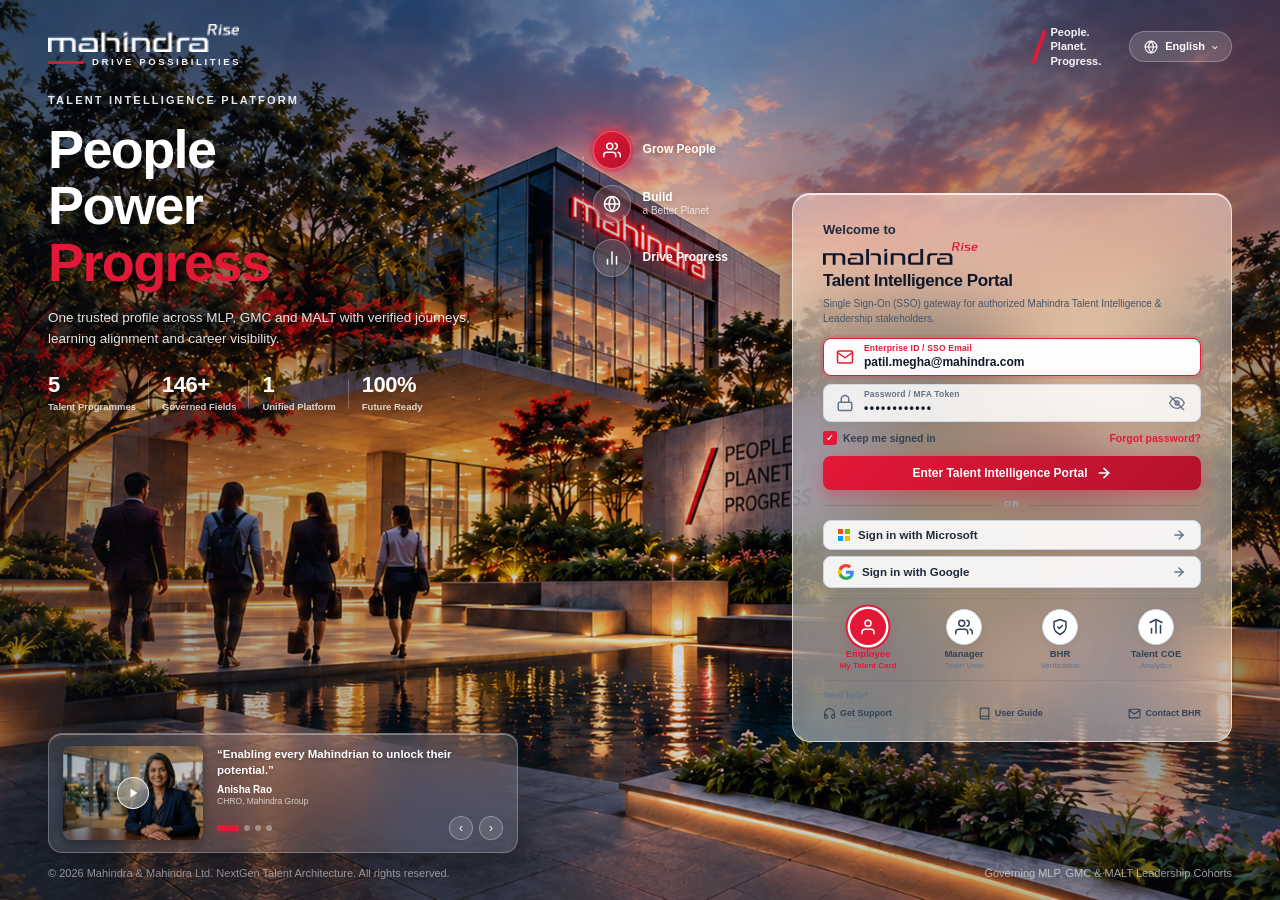
<file: index.html>
<!DOCTYPE html>
<html lang="en">

<head>
  <meta charset="UTF-8">
  <meta name="viewport" content="width=device-width, initial-scale=1.0">
  <title>Mahindra Rise • Talent Intelligence Portal</title>
  <link rel="stylesheet" href="https://fontsstorage.blob.core.windows.net/html/css/georama.css">
  <link rel="preconnect" href="https://fonts.googleapis.com">
  <link rel="preconnect" href="https://fonts.gstatic.com" crossorigin>
  <link href="https://fonts.googleapis.com/css2?family=Plus+Jakarta+Sans:wght@400;500;600;700;800&display=swap"
    rel="stylesheet">
  <link rel="stylesheet" href="css/variables.css">
  <link rel="stylesheet" href="css/global.css">
  <style>
    * {
      box-sizing: border-box;
      margin: 0;
      padding: 0;
      font-family: 'Georama-Regular', 'Georama_SemiExpanded-Regular', -apple-system, BlinkMacSystemFont, sans-serif;
    }

    body {
      min-height: 100vh;
      background: #0d1522;
      color: #ffffff;
      overflow-x: hidden;
      position: relative;
    }

    /* Fullscreen Background & Atmosphere */
    .login-page-bg {
      position: fixed;
      inset: 0;
      background:
        linear-gradient(to right, rgba(10, 15, 25, 0.45) 0%, rgba(10, 15, 25, 0.15) 50%, rgba(10, 15, 25, 0.35) 100%),
        url('images/login_bg.png') center center / cover no-repeat;
      z-index: 1;
    }

    .login-container {
      position: relative;
      z-index: 10;
      min-height: 100vh;
      display: flex;
      flex-direction: column;
      justify-content: space-between;
      padding: 24px 48px 18px;
      max-width: 1720px;
      margin: 0 auto;
    }

    /* Top Navigation Header */
    .login-top-header {
      display: flex;
      align-items: center;
      justify-content: space-between;
      width: 100%;
    }

    .brand-logo-area {
      display: flex;
      flex-direction: column;
      gap: 3px;
    }

    .brand-logo-row {
      display: flex;
      align-items: baseline;
      gap: 8px;
    }

    .brand-logo-img {
      height: 28px;
      width: auto;
      display: block;
    }

    .brand-tagline {
      font-size: 9.5px;
      font-weight: 800;
      letter-spacing: 2.6px;
      color: #ffffff;
      text-transform: uppercase;
      opacity: 0.95;
      display: flex;
      align-items: center;
      gap: 8px;
    }

    .brand-tagline::before {
      content: '';
      display: inline-block;
      width: 36px;
      height: 2.5px;
      background: #e31837;
      transform: skewX(-25deg);
    }

    .header-right-group {
      display: flex;
      align-items: center;
      gap: 28px;
    }

    .motto-banner {
      display: flex;
      align-items: center;
      gap: 10px;
      font-size: 11px;
      font-weight: 700;
      line-height: 1.35;
      color: rgba(255, 255, 255, 0.95);
      text-align: left;
    }

    .motto-slash {
      width: 3.5px;
      height: 34px;
      background: #e31837;
      border-radius: 2px;
      transform: skewX(-20deg);
    }

    .top-lang-dropdown {
      background: rgba(255, 255, 255, 0.15);
      backdrop-filter: blur(15px);
      -webkit-backdrop-filter: blur(15px);
      border: 1px solid rgba(255, 255, 255, 0.25);
      border-radius: 20px;
      padding: 6px 14px;
      font-size: 11px;
      font-weight: 600;
      color: #ffffff;
      display: flex;
      align-items: center;
      gap: 7px;
      cursor: pointer;
      transition: all 0.2s ease;
    }

    .top-lang-dropdown:hover {
      background: rgba(255, 255, 255, 0.25);
      border-color: rgba(255, 255, 255, 0.4);
    }

    /* Main Grid: Left Hero vs Right Floating Card */
    .login-main-grid {
      display: grid;
      grid-template-columns: 1fr 440px;
      gap: 48px;
      align-items: center;
      margin: 12px 0;
      flex: 1;
    }

    /* Left Hero Content */
    .hero-content {
      display: flex;
      flex-direction: column;
      justify-content: space-between;
      align-self: stretch;
      min-height: 560px;
      padding: 10px 0 0;
      position: relative;
    }

    .hero-top-block {
      position: relative;
      max-width: 680px;
    }

    .hero-eyebrow {
      font-size: 11px;
      font-weight: 800;
      letter-spacing: 2.2px;
      text-transform: uppercase;
      color: rgba(255, 255, 255, 0.9);
      margin-bottom: 12px;
      display: flex;
      align-items: center;
      gap: 8px;
    }

    .hero-heading-row {
      display: flex;
      align-items: flex-start;
      justify-content: space-between;
      position: relative;
    }

    .hero-title {
      font-size: 54px;
      line-height: 1.05;
      font-weight: 800;
      letter-spacing: -1.6px;
      color: #ffffff;
      margin-bottom: 16px;
      text-shadow: 0 4px 28px rgba(0, 0, 0, 0.5);
    }

    .hero-title .highlight-red {
      color: #e31837;
      display: block;
    }

    /* Floating Connected Journey Badges */
    .connected-journey-nodes {
      display: flex;
      flex-direction: column;
      gap: 16px;
      position: relative;
      padding-left: 28px;
      margin-top: 10px;
    }

    .journey-connector-svg {
      position: absolute;
      left: 6px;
      top: 18px;
      bottom: 22px;
      width: 24px;
      height: calc(100% - 40px);
      pointer-events: none;
    }

    .journey-node-item {
      display: flex;
      align-items: center;
      gap: 12px;
      position: relative;
      z-index: 2;
    }

    .journey-node-circle {
      width: 38px;
      height: 38px;
      border-radius: 50%;
      background: rgba(255, 255, 255, 0.1);
      backdrop-filter: blur(12px);
      border: 1px solid rgba(255, 255, 255, 0.3);
      display: grid;
      place-items: center;
      color: #ffffff;
      box-shadow: 0 4px 14px rgba(0, 0, 0, 0.25);
      transition: all 0.25s ease;
      flex-shrink: 0;
    }

    .journey-node-circle.active-node {
      background: linear-gradient(135deg, #e31837 0%, #b3122c 100%);
      border-color: #ff4d6d;
      box-shadow: 0 0 0 3px rgba(227, 24, 55, 0.3), 0 0 20px rgba(227, 24, 55, 0.6);
    }

    .journey-node-circle:hover {
      transform: scale(1.08);
    }

    .journey-node-text {
      font-size: 12px;
      font-weight: 700;
      color: #ffffff;
      line-height: 1.25;
      text-shadow: 0 2px 8px rgba(0, 0, 0, 0.4);
      white-space: nowrap;
    }

    .journey-node-text span {
      display: block;
      font-size: 10px;
      font-weight: 500;
      color: rgba(255, 255, 255, 0.75);
    }

    .hero-description {
      font-size: 13.5px;
      line-height: 1.6;
      color: rgba(255, 255, 255, 0.88);
      max-width: 440px;
      margin-top: 4px;
      margin-bottom: 24px;
      text-shadow: 0 2px 10px rgba(0, 0, 0, 0.35);
    }

    /* Bottom Stats Metrics Strip */
    .hero-metrics-strip {
      display: flex;
      align-items: center;
      gap: 26px;
      margin-bottom: 24px;
    }

    .metric-item {
      display: flex;
      flex-direction: column;
      position: relative;
    }

    .metric-item:not(:last-child)::after {
      content: '';
      position: absolute;
      right: -13px;
      top: 15%;
      height: 70%;
      width: 1px;
      background: rgba(255, 255, 255, 0.25);
    }

    .metric-value {
      font-size: 22px;
      font-weight: 800;
      color: #ffffff;
      line-height: 1;
      letter-spacing: -0.5px;
    }

    .metric-label {
      font-size: 9.5px;
      color: rgba(255, 255, 255, 0.78);
      font-weight: 600;
      margin-top: 4px;
    }

    /* ==========================================================================
       HERO CAROUSEL SLIDER (MATCHING REFERENCE IMAGE)
       ========================================================================== */
    .hero-carousel-card {
      max-width: 470px;
      background: rgba(255, 255, 255, 0.12);
      backdrop-filter: blur(28px) saturate(160%);
      -webkit-backdrop-filter: blur(28px) saturate(160%);
      border: 1px solid rgba(255, 255, 255, 0.25);
      border-radius: 14px;
      padding: 12px 14px;
      box-shadow: 0 16px 40px rgba(0, 0, 0, 0.3), inset 0 1px 0 rgba(255, 255, 255, 0.35);
      display: grid;
      grid-template-columns: 140px 1fr;
      gap: 14px;
      align-items: center;
      position: relative;
      overflow: hidden;
      transition: all 0.3s ease;
    }

    .hero-carousel-card:hover {
      background: rgba(255, 255, 255, 0.16);
      border-color: rgba(255, 255, 255, 0.35);
      box-shadow: 0 20px 50px rgba(0, 0, 0, 0.4), inset 0 1px 0 rgba(255, 255, 255, 0.5);
    }

    .carousel-thumb-container {
      position: relative;
      width: 140px;
      height: 94px;
      border-radius: 8px;
      overflow: hidden;
      box-shadow: 0 4px 12px rgba(0, 0, 0, 0.35);
      flex-shrink: 0;
      cursor: pointer;
    }

    .carousel-thumb-img {
      width: 100%;
      height: 100%;
      object-fit: cover;
      display: block;
      transition: transform 0.4s ease;
    }

    .carousel-thumb-container:hover .carousel-thumb-img {
      transform: scale(1.06);
    }

    .carousel-play-overlay {
      position: absolute;
      inset: 0;
      background: rgba(0, 0, 0, 0.2);
      display: grid;
      place-items: center;
      transition: background 0.2s ease;
    }

    .carousel-thumb-container:hover .carousel-play-overlay {
      background: rgba(0, 0, 0, 0.05);
    }

    .carousel-play-btn {
      width: 32px;
      height: 32px;
      border-radius: 50%;
      background: rgba(255, 255, 255, 0.35);
      backdrop-filter: blur(10px);
      -webkit-backdrop-filter: blur(10px);
      border: 1.5px solid rgba(255, 255, 255, 0.85);
      color: #ffffff;
      display: grid;
      place-items: center;
      padding-left: 2px;
      box-shadow: 0 4px 12px rgba(0, 0, 0, 0.3);
      transition: transform 0.2s ease, background 0.2s ease;
    }

    .carousel-thumb-container:hover .carousel-play-btn {
      transform: scale(1.12);
      background: #e31837;
      border-color: #e31837;
    }

    .carousel-text-area {
      display: flex;
      flex-direction: column;
      justify-content: space-between;
      min-height: 94px;
    }

    .carousel-slide-content {
      opacity: 1;
      transform: translateX(0);
      transition: opacity 0.3s cubic-bezier(0.4, 0, 0.2, 1), transform 0.3s cubic-bezier(0.4, 0, 0.2, 1);
    }

    .carousel-slide-content.slide-next-out {
      opacity: 0;
      transform: translateX(-14px);
    }

    .carousel-slide-content.slide-prev-out {
      opacity: 0;
      transform: translateX(14px);
    }

    .carousel-slide-content.slide-in-right {
      animation: slideInFromRight 0.35s cubic-bezier(0.4, 0, 0.2, 1) forwards;
    }

    .carousel-slide-content.slide-in-left {
      animation: slideInFromLeft 0.35s cubic-bezier(0.4, 0, 0.2, 1) forwards;
    }

    @keyframes slideInFromRight {
      from {
        opacity: 0;
        transform: translateX(14px);
      }
      to {
        opacity: 1;
        transform: translateX(0);
      }
    }

    @keyframes slideInFromLeft {
      from {
        opacity: 0;
        transform: translateX(-14px);
      }
      to {
        opacity: 1;
        transform: translateX(0);
      }
    }

    .carousel-quote {
      font-size: 11.5px;
      font-weight: 600;
      line-height: 1.4;
      color: #ffffff;
      margin-bottom: 6px;
      text-shadow: 0 1px 4px rgba(0, 0, 0, 0.3);
    }

    .carousel-author {
      font-size: 10px;
      font-weight: 700;
      color: #ffffff;
      line-height: 1.2;
    }

    .carousel-author-role {
      font-size: 8.5px;
      color: rgba(255, 255, 255, 0.72);
      line-height: 1.2;
    }

    .carousel-controls-row {
      display: flex;
      align-items: center;
      justify-content: space-between;
      margin-top: 6px;
      padding-top: 4px;
    }

    .carousel-dots {
      display: flex;
      align-items: center;
      gap: 5px;
    }

    .carousel-dot {
      width: 6px;
      height: 6px;
      border-radius: 50%;
      background: rgba(255, 255, 255, 0.35);
      cursor: pointer;
      transition: width 0.3s ease, background 0.3s ease;
      position: relative;
      overflow: hidden;
    }

    .carousel-dot.active {
      width: 22px;
      border-radius: 4px;
      background: rgba(255, 255, 255, 0.25);
      box-shadow: 0 0 8px rgba(227, 24, 55, 0.4);
    }

    .dot-progress-fill {
      position: absolute;
      left: 0;
      top: 0;
      bottom: 0;
      width: 0%;
      background: #e31837;
      border-radius: 4px;
      animation: dotTimerProgress 4.5s linear forwards;
    }

    @keyframes dotTimerProgress {
      0% {
        width: 0%;
      }
      100% {
        width: 100%;
      }
    }

    .hero-carousel-card:hover .dot-progress-fill {
      animation-play-state: paused;
    }

    .carousel-nav-buttons {
      display: flex;
      align-items: center;
      gap: 6px;
    }

    .carousel-nav-btn {
      width: 24px;
      height: 24px;
      border-radius: 50%;
      background: rgba(255, 255, 255, 0.12);
      border: 1px solid rgba(255, 255, 255, 0.3);
      color: #ffffff;
      display: grid;
      place-items: center;
      cursor: pointer;
      font-size: 12px;
      line-height: 1;
      transition: all 0.2s ease;
    }

    .carousel-nav-btn:hover {
      background: rgba(255, 255, 255, 0.3);
      border-color: rgba(255, 255, 255, 0.6);
      transform: scale(1.08);
    }

    /* ==========================================================================
       RIGHT FLOATING GLASSMORPHIC LOGIN CARD
       ========================================================================== */
    .login-glass-card {
      background: rgba(255, 255, 255, 0.44);
      backdrop-filter: blur(35px) saturate(140%);
      -webkit-backdrop-filter: blur(35px) saturate(140%);
      border: 1.5px solid rgba(255, 255, 255, 0.65);
      border-radius: 18px;
      box-shadow: 0 30px 80px rgba(0, 0, 0, 0.3), inset 0 1px 0 rgba(255, 255, 255, 0.8);
      padding: 26px 30px 20px;
      color: #0f172a;
      position: relative;
      overflow: hidden;
      max-width: 440px;
    }

    /* Card Headings */
    .card-welcome {
      font-size: 13px;
      font-weight: 600;
      color: #1e293b;
      margin-bottom: 2px;
    }

    .card-brand-logo-wrap {
      display: flex;
      align-items: center;
      margin: 2px 0 3px;
    }

    .card-brand-logo-svg {
      height: 23px;
      width: auto;
      display: block;
    }

    .card-sub-title {
      font-size: 17px;
      font-weight: 800;
      letter-spacing: -0.4px;
      color: #0f172a;
      margin-top: 1px;
      margin-bottom: 3px;
    }

    .card-desc {
      font-size: 10px;
      line-height: 1.45;
      color: #475569;
      margin-bottom: 12px;
      max-width: 350px;
    }

    /* Outlined Inputs */
    .input-field-box {
      background: rgba(255, 255, 255, 0.85);
      border: 1.5px solid rgba(203, 213, 225, 0.75);
      border-radius: 8px;
      padding: 5px 12px;
      display: flex;
      align-items: center;
      gap: 10px;
      margin-bottom: 8px;
      box-shadow: 0 2px 6px rgba(0, 0, 0, 0.02);
      transition: all 0.2s ease;
    }

    .input-field-box:hover {
      border-color: #94a3b8;
    }

    .input-field-box.active-box,
    .input-field-box:focus-within {
      border-color: #e31837;
      background: rgba(255, 255, 255, 0.98);
      box-shadow: 0 0 0 3px rgba(227, 24, 55, 0.12), 0 3px 10px rgba(227, 24, 55, 0.06);
    }

    .input-icon {
      font-size: 15px;
      display: flex;
      align-items: center;
      justify-content: center;
      flex-shrink: 0;
      color: #64748b;
      transition: color 0.2s ease;
    }

    .input-field-box.active-box .input-icon,
    .input-field-box:focus-within .input-icon {
      color: #e31837;
    }

    .input-inner {
      flex: 1;
      display: flex;
      flex-direction: column;
      justify-content: center;
    }

    .input-label {
      font-size: 8.5px;
      font-weight: 700;
      letter-spacing: 0.2px;
      color: #64748b;
      margin-bottom: 1px;
      line-height: 1.1;
      transition: color 0.2s ease;
    }

    .input-field-box.active-box .input-label,
    .input-field-box:focus-within .input-label {
      color: #e31837;
    }

    .input-control {
      width: 100%;
      border: none;
      background: transparent;
      font-size: 12px;
      font-weight: 600;
      color: #0f172a;
      outline: none;
      padding: 0;
      line-height: 1.3;
    }

    .input-control.password-dots {
      letter-spacing: 1.5px;
      font-size: 12px;
      font-weight: 700;
    }

    .eye-toggle-btn {
      color: #64748b;
      cursor: pointer;
      font-size: 14px;
      background: none;
      border: none;
      padding: 3px;
      display: flex;
      align-items: center;
      justify-content: center;
      transition: color 0.2s;
    }

    .eye-toggle-btn:hover {
      color: #0f172a;
    }

    /* Remember & Forgot Row */
    .auth-helpers-row {
      display: flex;
      align-items: center;
      justify-content: space-between;
      margin-top: 4px;
      margin-bottom: 10px;
      font-size: 10.5px;
    }

    .checkbox-label {
      display: flex;
      align-items: center;
      gap: 6px;
      color: #334155;
      font-weight: 600;
      cursor: pointer;
      user-select: none;
    }

    .checkbox-custom {
      width: 14px;
      height: 14px;
      border-radius: 3px;
      background: #e31837;
      display: grid;
      place-items: center;
      color: #ffffff;
      font-size: 8.5px;
      font-weight: 900;
    }

    .forgot-link {
      color: #e31837;
      font-weight: 700;
      text-decoration: none;
      transition: opacity 0.2s;
    }

    .forgot-link:hover {
      text-decoration: underline;
    }

    /* Primary Submit Button */
    .btn-submit-main {
      width: 100%;
      background: linear-gradient(135deg, #e31837 0%, #b3122c 100%);
      color: #ffffff;
      border: none;
      border-radius: 8px;
      padding: 9px 16px;
      font-size: 12px;
      font-weight: 700;
      display: flex;
      align-items: center;
      justify-content: center;
      gap: 8px;
      box-shadow: 0 6px 18px rgba(227, 24, 55, 0.35);
      cursor: pointer;
      transition: all 0.25s ease;
    }

    .btn-submit-main:hover {
      transform: translateY(-1px);
      box-shadow: 0 10px 24px rgba(227, 24, 55, 0.45);
    }

    /* Divider */
    .auth-divider {
      display: flex;
      align-items: center;
      gap: 10px;
      margin: 8px 0;
      color: #94a3b8;
      font-size: 9px;
      font-weight: 700;
      letter-spacing: 1px;
    }

    .auth-divider::before,
    .auth-divider::after {
      content: '';
      flex: 1;
      height: 1px;
      background: rgba(0, 0, 0, 0.1);
    }

    /* Social SSO Buttons */
    .sso-buttons-grid {
      display: flex;
      flex-direction: column;
      gap: 6px;
    }

    .btn-sso-item {
      width: 100%;
      background: rgba(255, 255, 255, 0.9);
      border: 1px solid #cbd5e1;
      border-radius: 8px;
      padding: 7px 14px;
      font-size: 11.5px;
      font-weight: 700;
      color: #1e293b;
      display: flex;
      align-items: center;
      justify-content: space-between;
      box-shadow: 0 2px 5px rgba(0, 0, 0, 0.03);
      cursor: pointer;
      transition: all 0.2s ease;
    }

    .btn-sso-item:hover {
      background: #ffffff;
      border-color: #94a3b8;
      transform: translateY(-1px);
    }

    .sso-btn-left {
      display: flex;
      align-items: center;
      gap: 8px;
    }

    .ms-logo-grid {
      display: grid;
      grid-template-columns: repeat(2, 5px);
      grid-template-rows: repeat(2, 5px);
      gap: 2px;
    }

    .ms-r { background: #f25022; }
    .ms-g { background: #7fba00; }
    .ms-b { background: #00a4ef; }
    .ms-y { background: #ffb900; }

    /* 4 Role Presets / Fast Switcher */
    .persona-presets-row {
      display: grid;
      grid-template-columns: repeat(4, 1fr);
      gap: 6px;
      margin-top: 10px;
      padding-top: 10px;
      border-top: 1px solid rgba(0, 0, 0, 0.06);
      text-align: center;
    }

    .persona-preset-btn {
      background: none;
      border: none;
      display: flex;
      flex-direction: column;
      align-items: center;
      cursor: pointer;
      transition: transform 0.2s ease;
    }

    .persona-preset-btn:hover {
      transform: translateY(-2px);
    }

    .preset-avatar-circle {
      width: 36px;
      height: 36px;
      border-radius: 50%;
      background: #ffffff;
      border: 1.5px solid #cbd5e1;
      display: grid;
      place-items: center;
      font-size: 14px;
      color: #334155;
      margin-bottom: 3px;
      transition: all 0.22s ease;
      box-shadow: 0 3px 8px rgba(0, 0, 0, 0.05);
    }

    .persona-preset-btn.active .preset-avatar-circle {
      background: #e31837;
      color: #ffffff;
      border-color: #e31837;
      box-shadow: 0 0 0 2.5px #ffffff, 0 0 0 4.5px #e31837, 0 6px 14px rgba(227, 24, 55, 0.35);
    }

    .preset-title {
      font-size: 9.5px;
      font-weight: 700;
      color: #334155;
      line-height: 1.2;
    }

    .persona-preset-btn.active .preset-title {
      color: #e31837;
      font-weight: 800;
    }

    .preset-subtitle {
      font-size: 8px;
      color: #64748b;
      margin-top: 1px;
    }

    .persona-preset-btn.active .preset-subtitle {
      color: #e31837;
      font-weight: 600;
    }

    /* Help & Support Links Footer */
    .card-help-footer {
      margin-top: 10px;
      padding-top: 8px;
      border-top: 1px solid rgba(0, 0, 0, 0.06);
    }

    .help-links-label {
      font-size: 8.5px;
      font-weight: 700;
      color: #64748b;
      margin-bottom: 5px;
    }

    .help-links-row {
      display: flex;
      align-items: center;
      justify-content: space-between;
      gap: 4px;
    }

    .help-link-item {
      font-size: 9px;
      font-weight: 600;
      color: #334155;
      text-decoration: none;
      display: flex;
      align-items: center;
      gap: 4px;
      transition: color 0.2s;
    }

    .help-link-item:hover {
      color: #e31837;
    }

    /* Video Modal */
    .video-modal-backdrop {
      position: fixed;
      inset: 0;
      background: rgba(0, 0, 0, 0.75);
      backdrop-filter: blur(12px);
      z-index: 1000;
      display: none;
      place-items: center;
      padding: 20px;
    }

    .video-modal-backdrop.active {
      display: grid;
    }

    .video-modal-box {
      background: #111827;
      border: 1px solid rgba(255, 255, 255, 0.2);
      border-radius: 16px;
      width: 100%;
      max-width: 680px;
      overflow: hidden;
      box-shadow: 0 25px 50px -12px rgba(0, 0, 0, 0.7);
    }

    .video-modal-header {
      display: flex;
      align-items: center;
      justify-content: space-between;
      padding: 14px 20px;
      border-bottom: 1px solid rgba(255, 255, 255, 0.1);
    }

    .video-modal-title {
      font-size: 14px;
      font-weight: 700;
      color: #ffffff;
    }

    .video-modal-close {
      background: none;
      border: none;
      color: #9ca3af;
      font-size: 20px;
      cursor: pointer;
      line-height: 1;
      padding: 4px;
    }

    .video-modal-close:hover {
      color: #ffffff;
    }

    .video-modal-player {
      position: relative;
      padding-top: 56.25%;
      background: #000000;
    }

    .video-modal-player img {
      position: absolute;
      inset: 0;
      width: 100%;
      height: 100%;
      object-fit: cover;
    }

    .video-mock-overlay {
      position: absolute;
      inset: 0;
      display: flex;
      flex-direction: column;
      justify-content: flex-end;
      padding: 24px;
      background: linear-gradient(to top, rgba(0, 0, 0, 0.85) 0%, transparent 60%);
    }

    /* Responsive */
    @media (max-width: 1180px) {
      .login-main-grid {
        grid-template-columns: 1fr;
        gap: 32px;
      }

      .hero-content {
        max-width: 100%;
      }

      .login-glass-card {
        max-width: 490px;
        margin: 0 auto;
      }
    }

    @media (max-width: 768px) {
      .login-container {
        padding: 20px;
      }

      .hero-title {
        font-size: 38px;
      }

      .hero-heading-row {
        flex-direction: column;
      }

      .connected-journey-nodes {
        padding-left: 0;
        margin-top: 20px;
        flex-direction: row;
        flex-wrap: wrap;
      }

      .journey-connector-svg {
        display: none;
      }

      .hero-carousel-card {
        grid-template-columns: 1fr;
      }

      .carousel-thumb-container {
        width: 100%;
        height: 140px;
      }
    }
  </style>
</head>

<body>

  <div class="login-page-bg"></div>

  <div class="login-container">
    <!-- Top Header -->
    <header class="login-top-header">
      <div class="brand-logo-area">
        <div class="brand-logo-row">
          <img src="images/mahindra-white-logo.png" alt="Mahindra Rise" class="brand-logo-img">
        </div>
        <div class="brand-tagline">DRIVE POSSIBILITIES</div>
      </div>

      <div class="header-right-group">
        <div class="motto-banner">
          <div class="motto-slash"></div>
          <div>
            People.<br>
            Planet.<br>
            Progress.
          </div>
        </div>

        <div class="top-lang-dropdown">
          <svg width="14" height="14" viewBox="0 0 24 24" fill="none" stroke="currentColor" stroke-width="2"
            stroke-linecap="round" stroke-linejoin="round">
            <circle cx="12" cy="12" r="10"></circle>
            <line x1="2" y1="12" x2="22" y2="12"></line>
            <path d="M12 2a15.3 15.3 0 0 1 4 10 15.3 15.3 0 0 1-4 10 15.3 15.3 0 0 1-4-10 15.3 15.3 0 0 1 4-10z"></path>
          </svg>
          <span>English</span>
          <span style="font-size: 9px;">⌵</span>
        </div>
      </div>
    </header>

    <!-- Main Hero & Login Card Grid -->
    <main class="login-main-grid">
      <!-- Left Hero Column -->
      <div class="hero-content">
        <div class="hero-top-block">
          <div class="hero-eyebrow">TALENT INTELLIGENCE PLATFORM</div>

          <div class="hero-heading-row">
            <div>
              <h1 class="hero-title">
                People<br>
                Power<br>
                <span class="highlight-red">Progress</span>
              </h1>

              <p class="hero-description">
                One trusted profile across MLP, GMC and MALT with verified journeys, learning alignment and career visibility.
              </p>
            </div>

            <!-- Connected Journey Badges -->
            <div class="connected-journey-nodes">
              <svg class="journey-connector-svg" viewBox="0 0 24 140" fill="none">
                <path d="M12 10 Q 12 70 12 130" stroke="rgba(255, 255, 255, 0.35)" stroke-width="2" stroke-dasharray="4 4" />
              </svg>

              <!-- Node 1: Grow People -->
              <div class="journey-node-item">
                <div class="journey-node-circle active-node">
                  <svg width="18" height="18" viewBox="0 0 24 24" fill="none" stroke="currentColor" stroke-width="2"
                    stroke-linecap="round" stroke-linejoin="round">
                    <path d="M17 21v-2a4 4 0 0 0-4-4H5a4 4 0 0 0-4 4v2"></path>
                    <circle cx="9" cy="7" r="4"></circle>
                    <path d="M23 21v-2a4 4 0 0 0-3-3.87"></path>
                    <path d="M16 3.13a4 4 0 0 1 0 7.75"></path>
                  </svg>
                </div>
                <div class="journey-node-text">
                  Grow People
                </div>
              </div>

              <!-- Node 2: Build a Better Planet -->
              <div class="journey-node-item">
                <div class="journey-node-circle">
                  <svg width="18" height="18" viewBox="0 0 24 24" fill="none" stroke="currentColor" stroke-width="2"
                    stroke-linecap="round" stroke-linejoin="round">
                    <circle cx="12" cy="12" r="10"></circle>
                    <line x1="2" y1="12" x2="22" y2="12"></line>
                    <path d="M12 2a15.3 15.3 0 0 1 4 10 15.3 15.3 0 0 1-4 10 15.3 15.3 0 0 1-4-10 15.3 15.3 0 0 1 4-10z"></path>
                  </svg>
                </div>
                <div class="journey-node-text">
                  Build <span>a Better Planet</span>
                </div>
              </div>

              <!-- Node 3: Drive Progress -->
              <div class="journey-node-item">
                <div class="journey-node-circle">
                  <svg width="18" height="18" viewBox="0 0 24 24" fill="none" stroke="currentColor" stroke-width="2"
                    stroke-linecap="round" stroke-linejoin="round">
                    <line x1="18" y1="20" x2="18" y2="10"></line>
                    <line x1="12" y1="20" x2="12" y2="4"></line>
                    <line x1="6" y1="20" x2="6" y2="14"></line>
                  </svg>
                </div>
                <div class="journey-node-text">
                  Drive Progress
                </div>
              </div>
            </div>
          </div>

          <!-- Bottom Stats Metrics Strip -->
          <div class="hero-metrics-strip">
            <div class="metric-item">
              <div class="metric-value">5</div>
              <div class="metric-label">Talent Programmes</div>
            </div>

            <div class="metric-item">
              <div class="metric-value">146+</div>
              <div class="metric-label">Governed Fields</div>
            </div>

            <div class="metric-item">
              <div class="metric-value">1</div>
              <div class="metric-label">Unified Platform</div>
            </div>

            <div class="metric-item">
              <div class="metric-value">100%</div>
              <div class="metric-label">Future Ready</div>
            </div>
          </div>
        </div>

        <!-- ==========================================================================
             BOTTOM-LEFT LEADERSHIP VIDEO & QUOTE CAROUSEL SLIDER
             ========================================================================== -->
        <div class="hero-carousel-card" id="heroCarouselCard" onmouseenter="pauseCarousel()" onmouseleave="resumeCarousel()">
          <!-- Left Video Thumbnail with glowing Play Button -->
          <div class="carousel-thumb-container" onclick="openVideoSpotlight()">
            <img id="carouselThumbImg" src="images/leader-anisha.jpg" alt="Executive Story" class="carousel-thumb-img">
            <div class="carousel-play-overlay">
              <div class="carousel-play-btn">
                <svg width="12" height="12" viewBox="0 0 24 24" fill="currentColor">
                  <polygon points="5 3 19 12 5 21 5 3"></polygon>
                </svg>
              </div>
            </div>
          </div>

          <!-- Right Quote Text & Controls -->
          <div class="carousel-text-area">
            <div class="carousel-slide-content" id="carouselSlideContent">
              <div class="carousel-quote" id="carouselQuote">
                “Enabling every Mahindrian to unlock their potential.”
              </div>
              <div class="carousel-author" id="carouselAuthor">Anisha Rao</div>
              <div class="carousel-author-role" id="carouselAuthorRole">CHRO, Mahindra Group</div>
            </div>

            <!-- Bottom Carousel Controls -->
            <div class="carousel-controls-row">
              <div class="carousel-dots" id="carouselDots">
                <div class="carousel-dot active" onclick="goToSlide(0)"></div>
                <div class="carousel-dot" onclick="goToSlide(1)"></div>
                <div class="carousel-dot" onclick="goToSlide(2)"></div>
                <div class="carousel-dot" onclick="goToSlide(3)"></div>
              </div>

              <div class="carousel-nav-buttons">
                <button type="button" class="carousel-nav-btn" onclick="prevSlide()" title="Previous slide">‹</button>
                <button type="button" class="carousel-nav-btn" onclick="nextSlide()" title="Next slide">›</button>
              </div>
            </div>
          </div>
        </div>
      </div>

      <!-- Right Floating Glassmorphic Login Card -->
      <div class="login-glass-card">
        <div class="card-welcome">Welcome to</div>
        <div class="card-brand-logo-wrap">
          <svg width="168" height="25" viewBox="0 0 642 94" fill="none" class="card-brand-logo-svg" xmlns="http://www.w3.org/2000/svg">
            <path fill-rule="evenodd" clip-rule="evenodd" d="M485.91 45.45H522.51C530.82 45.45 537.61 52 537.61 60V93.33H482.88C477.82 93.33 473.68 89.34 473.68 84.47V72.89C473.68 68.36 477.53 64.65 482.23 64.65H512.59L509.37 71.39H487.04C486.05 71.39 484.98 72.12 484.98 73.17V82.28C484.98 83.32 486.05 84.06 487.04 84.06H525.78V62.21C525.78 57.97 522.01 54.74 517.81 54.74H481.47L485.9 45.46L485.91 45.45ZM266.81 35.01V27.92H254.99V41.74L266.81 35.01ZM254.98 48.48L266.8 41.75V93.34H254.98V48.48ZM326.4 45.45C334.7 45.45 341.5 52 341.5 60V93.33H329.68V62.2C329.68 57.96 325.91 54.73 321.71 54.73H293.31V93.33H281.49V45.47C296.43 45.47 311.41 45.45 326.4 45.45ZM477.69 45.45H448.03C439.73 45.45 432.93 52 432.93 60V93.33H444.75V62.2C444.75 57.96 448.52 54.73 452.72 54.73H473.21L477.69 45.45ZM80.75 93.33H92.58V60C92.58 52 85.78 45.45 77.48 45.45H0V93.33H11.82V56.51C11.82 55.46 12.89 54.73 13.89 54.73H38.31C39.3 54.73 40.37 55.46 40.37 56.51V93.33H52.2V56.51C52.2 55.46 53.27 54.73 54.26 54.73H72.78C76.97 54.73 80.75 57.96 80.75 62.2V93.33ZM179.31 28.04V93.34H191.13V28.04H179.31ZM228.49 93.33H240.31V60.01C240.31 52.01 233.51 45.46 225.21 45.46H200.1L195.63 54.74H220.52C224.71 54.74 228.49 57.97 228.49 62.21V93.34V93.33ZM416 28.04V93.34H362.63C357.57 93.34 353.44 89.35 353.44 84.48V60.02C353.44 52.02 360.23 45.47 368.54 45.47H398.95L394.47 54.75H373.23C369.04 54.75 365.26 57.98 365.26 62.22V82.29C365.26 83.33 366.33 84.07 367.32 84.07H404.18V28.04H416ZM115.23 45.45H151.83C160.14 45.45 166.93 52 166.93 60V93.33H112.2C107.14 93.33 103 89.34 103 84.47V72.89C103 68.36 106.85 64.65 111.55 64.65H141.91L138.69 71.39H116.36C115.37 71.39 114.3 72.12 114.3 73.17V82.28C114.3 83.32 115.37 84.06 116.36 84.06H155.1V62.21C155.1 57.97 151.32 54.74 147.13 54.74H110.79L115.22 45.46L115.23 45.45Z" fill="#0f172a"/>
            <path fill-rule="evenodd" clip-rule="evenodd" d="M617.88 22.23L617.92 21.93C618.18 20.33 618.51 18.82 618.97 17.45C619.44 16.07 620.05 14.83 620.88 13.79C621.74 12.72 622.81 11.87 624.18 11.28C625.54 10.7 627.19 10.38 629.2 10.38H633.41L634.28 10.42L635.16 10.53C636.04 10.67 636.89 10.93 637.66 11.28C638.42 11.63 639.11 12.09 639.7 12.63C640.32 13.21 640.83 13.9 641.17 14.68C641.49 15.42 641.67 16.25 641.67 17.14L641.64 17.71L641.57 18.3C641.34 19.73 641.02 20.89 640.58 21.82C640.13 22.77 639.57 23.5 638.86 24.03C638.16 24.56 637.33 24.91 636.36 25.12C635.4 25.32 634.31 25.4 633.06 25.4H623.48C623.34 26.4 623.25 27.29 623.27 28.04C623.29 28.83 623.42 29.49 623.72 29.99C624.02 30.48 624.54 30.87 625.34 31.12C626.18 31.39 627.34 31.53 628.88 31.53H639.28L636.58 36.01H625.84C622.4 36.01 620.27 35.1 618.99 33.63C617.71 32.16 617.3 30.15 617.3 27.93C617.3 27.01 617.38 26.06 617.49 25.1C617.59 24.16 617.74 23.18 617.87 22.22M576.55 12.99L583.37 9.11L579.31 35.87H572.81L573.39 32.08C574.35 25.83 575.31 19.55 576.2 13.35L576.22 13.18L576.55 12.99ZM578.46 2.71H584.33L583.81 6.15L576.65 10.23L577.78 2.72H578.45L578.46 2.71ZM611.62 11.93L609.64 15.21H599.99L599 15.23L597.99 15.33C597.69 15.38 597.4 15.45 597.17 15.53C596.94 15.61 596.74 15.72 596.59 15.84C596.46 15.95 596.33 16.11 596.23 16.29C596.12 16.49 596.02 16.72 595.96 16.95C595.9 17.19 595.86 17.45 595.86 17.68C595.86 17.9 595.88 18.11 595.94 18.29C596.01 18.51 596.15 18.71 596.31 18.87C596.49 19.04 596.72 19.19 596.98 19.32C597.28 19.46 597.62 19.59 597.97 19.69L606.86 21.82C607.91 22.07 608.85 22.44 609.64 22.92C610.43 23.4 611.1 24 611.59 24.7C612.08 25.39 612.42 26.19 612.58 27.08C612.73 27.93 612.72 28.88 612.54 29.9C612.32 31.09 611.94 32.08 611.43 32.88C610.91 33.69 610.25 34.32 609.48 34.79C608.73 35.24 607.87 35.56 606.93 35.75C606 35.94 604.98 36.02 603.92 36.02H586.61L589.28 31.58H600.44C601.17 31.58 601.89 31.58 602.53 31.52C603.16 31.47 603.75 31.36 604.24 31.17C604.68 31 605.07 30.73 605.37 30.34C605.68 29.94 605.92 29.4 606.05 28.68C606.13 28.21 606.08 27.81 605.93 27.49C605.78 27.16 605.51 26.89 605.2 26.67C604.83 26.41 604.37 26.2 603.9 26.03C603.42 25.86 602.9 25.72 602.42 25.61L594.67 23.8C593.7 23.58 592.83 23.24 592.1 22.8C591.37 22.36 590.75 21.82 590.29 21.17C589.84 20.54 589.52 19.81 589.37 18.99C589.23 18.21 589.23 17.34 589.4 16.4C589.6 15.3 589.95 14.39 590.41 13.65C590.88 12.9 591.49 12.31 592.2 11.87C592.89 11.44 593.68 11.16 594.54 10.98C595.4 10.8 596.33 10.73 597.31 10.73H612.33L611.61 11.92L611.62 11.93ZM558.54 35.48L551.13 20.94H543.98L541.78 35.88H535.26L536.18 29.9C537.69 20.02 539.21 10.13 540.64 0.319998L540.68 0.00999832H558.63L559.63 0.0499983L560.62 0.159998C561.79 0.339998 562.84 0.679998 563.74 1.15C564.68 1.64 565.47 2.29 566.1 3.06C566.72 3.81 567.2 4.69 567.51 5.65C567.82 6.61 567.99 7.67 567.99 8.8L567.95 9.75L567.83 10.77C567.56 12.57 567.05 14.03 566.36 15.21C565.67 16.4 564.78 17.32 563.75 18.02C562.82 18.65 561.78 19.12 560.67 19.46C559.73 19.75 558.72 19.96 557.68 20.11L566.13 35.87L558.75 35.91L558.54 35.48ZM556.13 4.78H546.35L544.62 16.55H552.24C553.4 16.55 554.53 16.47 555.57 16.28C556.61 16.09 557.57 15.77 558.4 15.32C559.2 14.88 559.9 14.28 560.44 13.5C560.98 12.72 561.37 11.74 561.55 10.54C561.71 9.46 561.72 8.55 561.57 7.8C561.43 7.08 561.14 6.51 560.71 6.08C560.28 5.64 559.68 5.32 558.93 5.11C558.16 4.89 557.22 4.79 556.13 4.79V4.78ZM631.45 14.89H629.19C627.15 14.91 626.02 15.63 625.35 16.78C624.68 17.92 624.41 19.51 624.14 21.26H631.94C632.38 21.26 632.8 21.21 633.17 21.09C633.5 20.99 633.81 20.82 634.07 20.6C634.36 20.36 634.61 20.02 634.81 19.6C635.01 19.18 635.16 18.67 635.26 18.07C635.38 17.33 635.37 16.76 635.25 16.33C635.14 15.93 634.94 15.65 634.66 15.46C634.33 15.23 633.89 15.09 633.37 15.01C632.81 14.92 632.16 14.88 631.46 14.88L631.45 14.89Z" fill="#E31837"/>
          </svg>
        </div>
        <div class="card-sub-title">Talent Intelligence Portal</div>

        <p class="card-desc">
          Single Sign-On (SSO) gateway for authorized Mahindra Talent Intelligence &amp; Leadership stakeholders.
        </p>

        <form id="loginForm" onsubmit="event.preventDefault(); executeLogin();">
          <!-- Input 1: Enterprise ID / SSO Email -->
          <div class="input-field-box active-box" id="emailBox">
            <div class="input-icon">
              <svg width="18" height="18" viewBox="0 0 24 24" fill="none" stroke="currentColor" stroke-width="2"
                stroke-linecap="round" stroke-linejoin="round">
                <path d="M4 4h16c1.1 0 2 .9 2 2v12c0 1.1-.9 2-2 2H4c-1.1 0-2-.9-2-2V6c0-1.1.9-2 2-2z"></path>
                <polyline points="22,6 12,13 2,6"></polyline>
              </svg>
            </div>
            <div class="input-inner">
              <label class="input-label" for="loginEmail">Enterprise ID / SSO Email</label>
              <input type="email" id="loginEmail" class="input-control" value="patil.megha@mahindra.com" required
                onfocus="document.getElementById('emailBox').classList.add('active-box')"
                onblur="document.getElementById('emailBox').classList.remove('active-box')">
            </div>
          </div>

          <!-- Input 2: Password / MFA Token -->
          <div class="input-field-box" id="pwdBox">
            <div class="input-icon">
              <svg width="18" height="18" viewBox="0 0 24 24" fill="none" stroke="currentColor" stroke-width="2"
                stroke-linecap="round" stroke-linejoin="round">
                <rect x="3" y="11" width="18" height="11" rx="2" ry="2"></rect>
                <path d="M7 11V7a5 5 0 0 1 10 0v4"></path>
              </svg>
            </div>
            <div class="input-inner">
              <label class="input-label" for="loginPassword">Password / MFA Token</label>
              <input type="password" id="loginPassword" class="input-control password-dots" value="••••••••••••"
                required onfocus="document.getElementById('pwdBox').classList.add('active-box')"
                onblur="document.getElementById('pwdBox').classList.remove('active-box')">
            </div>
            <button type="button" class="eye-toggle-btn" onclick="togglePasswordVisibility()" title="Toggle visibility">
              <svg width="16" height="16" viewBox="0 0 24 24" fill="none" stroke="currentColor" stroke-width="2"
                stroke-linecap="round" stroke-linejoin="round">
                <path d="M1 12s4-8 11-8 11 8 11 8-4 8-11 8-11-8-11-8z"></path>
                <circle cx="12" cy="12" r="3"></circle>
                <line x1="2" y1="2" x2="22" y2="22"></line>
              </svg>
            </button>
          </div>

          <!-- Keep Signed In & Forgot Password -->
          <div class="auth-helpers-row">
            <label class="checkbox-label">
              <span class="checkbox-custom">✓</span>
              <span>Keep me signed in</span>
            </label>
            <a href="#" class="forgot-link"
              onclick="alert('Password reset link sent to your registered Enterprise ID.')">Forgot password?</a>
          </div>

          <!-- Submit Button -->
          <button type="submit" class="btn-submit-main">
            <span>Enter Talent Intelligence Portal</span>
            <svg width="16" height="16" viewBox="0 0 24 24" fill="none" stroke="#ffffff" stroke-width="2.5"
              stroke-linecap="round" stroke-linejoin="round">
              <line x1="5" y1="12" x2="19" y2="12"></line>
              <polyline points="12 5 19 12 12 19"></polyline>
            </svg>
          </button>
        </form>

        <!-- OR Divider -->
        <div class="auth-divider">OR</div>

        <!-- Social SSO Buttons -->
        <div class="sso-buttons-grid">
          <!-- Microsoft SSO -->
          <button type="button" class="btn-sso-item" onclick="executeLogin()">
            <div class="sso-btn-left">
              <div class="ms-logo-grid">
                <div class="ms-r"></div>
                <div class="ms-g"></div>
                <div class="ms-b"></div>
                <div class="ms-y"></div>
              </div>
              <span>Sign in with Microsoft</span>
            </div>
            <svg width="14" height="14" viewBox="0 0 24 24" fill="none" stroke="#64748b" stroke-width="2.5"
              stroke-linecap="round" stroke-linejoin="round">
              <line x1="5" y1="12" x2="19" y2="12"></line>
              <polyline points="12 5 19 12 12 19"></polyline>
            </svg>
          </button>

          <!-- Google SSO -->
          <button type="button" class="btn-sso-item" onclick="executeLogin()">
            <div class="sso-btn-left">
              <svg width="16" height="16" viewBox="0 0 24 24">
                <path fill="#4285F4" d="M23.745 12.27c0-.7-.06-1.4-.19-2.07H12v4.51h6.6c-.29 1.52-1.14 2.82-2.4 3.68v3.05h3.88c2.27-2.09 3.665-5.17 3.665-9.17z"/>
                <path fill="#34A853" d="M12 24c3.24 0 5.95-1.08 7.93-2.91l-3.88-3.05c-1.08.72-2.45 1.16-4.05 1.16-3.12 0-5.77-2.1-6.72-4.93H1.25v3.15C3.26 21.36 7.36 24 12 24z"/>
                <path fill="#FBBC05" d="M5.28 14.27c-.25-.72-.38-1.49-.38-2.27s.13-1.55.38-2.27V6.58H1.25C.45 8.18 0 9.99 0 12s.45 3.82 1.25 5.42l4.03-3.15z"/>
                <path fill="#EA4335" d="M12 4.75c1.77 0 3.35.61 4.6 1.8l3.42-3.42C17.95 1.19 15.24 0 12 0 7.36 0 3.26 2.64 1.25 6.58l4.03 3.15c.95-2.83 3.6-4.98 6.72-4.98z"/>
              </svg>
              <span>Sign in with Google</span>
            </div>
            <svg width="14" height="14" viewBox="0 0 24 24" fill="none" stroke="#64748b" stroke-width="2.5"
              stroke-linecap="round" stroke-linejoin="round">
              <line x1="5" y1="12" x2="19" y2="12"></line>
              <polyline points="12 5 19 12 12 19"></polyline>
            </svg>
          </button>
        </div>

        <!-- 4 Role Presets / Fast Switcher -->
        <div class="persona-presets-row">
          <!-- 1. Employee -->
          <button type="button" class="persona-preset-btn active" id="presetEmployee"
            onclick="selectRolePreset('Employee', 'Aditi Deshmukh', 'patil.megha@mahindra.com', 'pages/talent-card.html?id=EMP-109281', this)">
            <div class="preset-avatar-circle">
              <svg width="18" height="18" viewBox="0 0 24 24" fill="none" stroke="currentColor" stroke-width="2"
                stroke-linecap="round" stroke-linejoin="round">
                <path d="M20 21v-2a4 4 0 0 0-4-4H8a4 4 0 0 0-4 4v2"></path>
                <circle cx="12" cy="7" r="4"></circle>
              </svg>
            </div>
            <div class="preset-title">Employee</div>
            <div class="preset-subtitle">My Talent Card</div>
          </button>

          <!-- 2. Manager -->
          <button type="button" class="persona-preset-btn" id="presetManager"
            onclick="selectRolePreset('Manager', 'Suresh Raman', 'raman.suresh@mahindra.com', 'pages/dashboard.html', this)">
            <div class="preset-avatar-circle">
              <svg width="18" height="18" viewBox="0 0 24 24" fill="none" stroke="currentColor" stroke-width="2"
                stroke-linecap="round" stroke-linejoin="round">
                <path d="M17 21v-2a4 4 0 0 0-4-4H5a4 4 0 0 0-4 4v2"></path>
                <circle cx="9" cy="7" r="4"></circle>
                <path d="M23 21v-2a4 4 0 0 0-3-3.87"></path>
                <path d="M16 3.13a4 4 0 0 1 0 7.75"></path>
              </svg>
            </div>
            <div class="preset-title">Manager</div>
            <div class="preset-subtitle">Team View</div>
          </button>

          <!-- 3. BHR -->
          <button type="button" class="persona-preset-btn" id="presetBHR"
            onclick="selectRolePreset('BHR', 'Megha Patil', 'patil.megha@mahindra.com', 'pages/bhr-approvals.html', this)">
            <div class="preset-avatar-circle">
              <svg width="18" height="18" viewBox="0 0 24 24" fill="none" stroke="currentColor" stroke-width="2"
                stroke-linecap="round" stroke-linejoin="round">
                <path d="M12 22s8-4 8-10V5l-8-3-8 3v7c0 6 8 10 8 10z"></path>
                <polyline points="9 12 11 14 15 10"></polyline>
              </svg>
            </div>
            <div class="preset-title">BHR</div>
            <div class="preset-subtitle">Verification</div>
          </button>

          <!-- 4. Talent COE -->
          <button type="button" class="persona-preset-btn" id="presetCOE"
            onclick="selectRolePreset('GroupHR', 'Executive Board', 'geb.talent@mahindra.com', 'pages/talent-analytics.html', this)">
            <div class="preset-avatar-circle">
              <svg width="18" height="18" viewBox="0 0 24 24" fill="none" stroke="currentColor" stroke-width="2"
                stroke-linecap="round" stroke-linejoin="round">
                <line x1="18" y1="20" x2="18" y2="10"></line>
                <line x1="12" y1="20" x2="12" y2="4"></line>
                <line x1="6" y1="20" x2="6" y2="14"></line>
                <polyline points="4 6 12 2 20 6"></polyline>
              </svg>
            </div>
            <div class="preset-title">Talent COE</div>
            <div class="preset-subtitle">Analytics</div>
          </button>
        </div>

        <!-- Help & Requests Footer Links -->
        <div class="card-help-footer">
          <div class="help-links-label">Need help?</div>
          <div class="help-links-row">
            <a href="pages/help-requests.html" class="help-link-item">
              <svg width="13" height="13" viewBox="0 0 24 24" fill="none" stroke="currentColor" stroke-width="2" stroke-linecap="round" stroke-linejoin="round">
                <path d="M3 18v-6a9 9 0 0 1 18 0v6"></path>
                <path d="M21 19a2 2 0 0 1-2 2h-1a2 2 0 0 1-2-2v-3a2 2 0 0 1 2-2h3zM3 19a2 2 0 0 0 2 2h1a2 2 0 0 0 2-2v-3a2 2 0 0 0-2-2H3z"></path>
              </svg>
              <span>Get Support</span>
            </a>
            <a href="pages/help-requests.html" class="help-link-item">
              <svg width="13" height="13" viewBox="0 0 24 24" fill="none" stroke="currentColor" stroke-width="2" stroke-linecap="round" stroke-linejoin="round">
                <path d="M4 19.5A2.5 2.5 0 0 1 6.5 17H20"></path>
                <path d="M6.5 2H20v20H6.5A2.5 2.5 0 0 1 4 19.5v-15A2.5 2.5 0 0 1 6.5 2z"></path>
              </svg>
              <span>User Guide</span>
            </a>
            <a href="pages/help-requests.html" class="help-link-item">
              <svg width="13" height="13" viewBox="0 0 24 24" fill="none" stroke="currentColor" stroke-width="2" stroke-linecap="round" stroke-linejoin="round">
                <path d="M4 4h16c1.1 0 2 .9 2 2v12c0 1.1-.9 2-2 2H4c-1.1 0-2-.9-2-2V6c0-1.1.9-2 2-2z"></path>
                <polyline points="22,6 12,13 2,6"></polyline>
              </svg>
              <span>Contact BHR</span>
            </a>
          </div>
        </div>
      </div>
    </main>

    <footer
      style="font-size: 11px; color: rgba(255, 255, 255, 0.6); display: flex; justify-content: space-between; align-items: center;">
      <div>© 2026 Mahindra &amp; Mahindra Ltd. NextGen Talent Architecture. All rights reserved.</div>
      <div>Governing MLP, GMC &amp; MALT Leadership Cohorts</div>
    </footer>
  </div>

  <!-- Video Spotlight Modal -->
  <div class="video-modal-backdrop" id="videoModal" onclick="if(event.target === this) closeVideoSpotlight()">
    <div class="video-modal-box">
      <div class="video-modal-header">
        <div class="video-modal-title" id="videoModalTitle">Mahindra Leadership Story • Anisha Rao</div>
        <button type="button" class="video-modal-close" onclick="closeVideoSpotlight()">✕</button>
      </div>
      <div class="video-modal-player">
        <img id="videoModalImg" src="images/leader-anisha.jpg" alt="Video Player">
        <div class="video-mock-overlay">
          <div style="display: flex; align-items: center; gap: 10px; margin-bottom: 8px;">
            <div style="background: #e31837; color: #fff; font-size: 10px; font-weight: 800; padding: 3px 8px; border-radius: 4px;">NOW PLAYING</div>
            <div style="color: rgba(255, 255, 255, 0.9); font-size: 12px; font-weight: 600;">Executive Spotlight Episode 04</div>
          </div>
          <p id="videoModalQuote" style="color: #ffffff; font-size: 14px; font-weight: 600; line-height: 1.4;">
            “Enabling every Mahindrian to unlock their potential through unified cross-sector stint journeys.”
          </p>
        </div>
      </div>
    </div>
  </div>

  <script src="js/mock-data.js"></script>
  <script>
    /* ==========================================================================
       CAROUSEL SLIDER ENGINE
       ========================================================================== */
    const carouselData = [
      {
        quote: "“Enabling every Mahindrian to unlock their potential.”",
        author: "Anisha Rao",
        role: "CHRO, Mahindra Group",
        image: "images/leader-anisha.jpg",
        videoTitle: "Mahindra Leadership Story • Anisha Rao (CHRO)"
      },
      {
        quote: "“Cross-sector stints build agile, future-ready business leaders.”",
        author: "Sneha Rao",
        role: "GMC Cadre Leader • MMFSL Fintech",
        image: "images/leader-sneha.jpg",
        videoTitle: "Cadre Spotlight • Sneha Rao (GMC Cohort)"
      },
      {
        quote: "“Real-time talent intelligence accelerates global leadership mobility.”",
        author: "Suresh Raman",
        role: "VP - EV Strategy, Auto Sector",
        image: "images/leader-suresh.jpg",
        videoTitle: "Sector Leadership • Suresh Raman (Auto & EV)"
      },
      {
        quote: "“Empowering high-performing talent across aerospace, auto and finance.”",
        author: "Rajesh Nair",
        role: "VP - Aerostructures Program, MALT",
        image: "images/leader-anisha.jpg",
        videoTitle: "MALT Excellence • Rajesh Nair (Aerospace)"
      }
    ];

    let currentSlide = 0;
    let carouselTimer = null;
    let isPaused = false;
    const SLIDE_DURATION_MS = 4500;

    function renderSlide(index, direction = 'next') {
      const slide = carouselData[index];
      const contentElem = document.getElementById('carouselSlideContent');
      const thumbImg = document.getElementById('carouselThumbImg');
      const quoteElem = document.getElementById('carouselQuote');
      const authorElem = document.getElementById('carouselAuthor');
      const roleElem = document.getElementById('carouselAuthorRole');

      // Trigger slide-out animation
      contentElem.className = 'carousel-slide-content ' + (direction === 'next' ? 'slide-next-out' : 'slide-prev-out');

      setTimeout(() => {
        quoteElem.textContent = slide.quote;
        authorElem.textContent = slide.author;
        roleElem.textContent = slide.role;
        thumbImg.src = slide.image;
        
        // Trigger slide-in animation
        contentElem.className = 'carousel-slide-content ' + (direction === 'next' ? 'slide-in-right' : 'slide-in-left');
      }, 150);

      // Update indicator dots and re-trigger CSS countdown fill animation
      const dots = document.querySelectorAll('.carousel-dot');
      dots.forEach((dot, idx) => {
        if (idx === index) {
          dot.className = 'carousel-dot active';
          dot.innerHTML = '<div class="dot-progress-fill"></div>';
        } else {
          dot.className = 'carousel-dot';
          dot.innerHTML = '';
        }
      });
    }

    function nextSlide() {
      currentSlide = (currentSlide + 1) % carouselData.length;
      renderSlide(currentSlide, 'next');
      startCarouselTimer();
    }

    function prevSlide() {
      currentSlide = (currentSlide - 1 + carouselData.length) % carouselData.length;
      renderSlide(currentSlide, 'prev');
      startCarouselTimer();
    }

    function goToSlide(index) {
      if (index === currentSlide) return;
      const direction = index > currentSlide ? 'next' : 'prev';
      currentSlide = index;
      renderSlide(currentSlide, direction);
      startCarouselTimer();
    }

    function startCarouselTimer() {
      if (carouselTimer) clearInterval(carouselTimer);
      carouselTimer = setInterval(() => {
        if (!isPaused) {
          currentSlide = (currentSlide + 1) % carouselData.length;
          renderSlide(currentSlide, 'next');
        }
      }, SLIDE_DURATION_MS);
    }

    function pauseCarousel() {
      isPaused = true;
    }

    function resumeCarousel() {
      isPaused = false;
    }

    function openVideoSpotlight() {
      const slide = carouselData[currentSlide];
      document.getElementById('videoModalTitle').textContent = slide.videoTitle;
      document.getElementById('videoModalImg').src = slide.image;
      document.getElementById('videoModalQuote').textContent = slide.quote;
      document.getElementById('videoModal').classList.add('active');
    }

    function closeVideoSpotlight() {
      document.getElementById('videoModal').classList.remove('active');
    }

    // Initialize Carousel on page load
    document.addEventListener('DOMContentLoaded', () => {
      renderSlide(0, 'next');
      startCarouselTimer();
    });

    /* ==========================================================================
       LOGIN & ROLE PRESET ENGINE
       ========================================================================== */
    let currentTargetUrl = "pages/talent-card.html?id=EMP-109281";
    let activeRoleData = {
      name: "Aditi Deshmukh",
      role: "Employee",
      empId: "10928145",
      designation: "Lead - EV Charging Infra (MLP 2026)"
    };

    function selectRolePreset(role, name, email, targetUrl, btnElem) {
      document.querySelectorAll('.persona-preset-btn').forEach(b => b.classList.remove('active'));
      btnElem.classList.add('active');

      document.getElementById('loginEmail').value = email;
      currentTargetUrl = targetUrl;

      activeRoleData = {
        name: name,
        role: role,
        empId: role === 'BHR' ? "M1004821" : (role === 'GroupHR' ? "GEB-001" : (role === 'Manager' ? "M1002914" : "10928145")),
        designation: role === 'BHR' ? "Lead - BHR & Talent Architecture" : (role === 'GroupHR' ? "Group Talent Intelligence & Executive Board" : (role === 'Manager' ? "VP - EV Strategy & Reporting Manager" : "Lead - EV Charging Infra (MLP 2026)"))
      };
    }

    function executeLogin() {
      TalentStore.set('currentUser', activeRoleData);
      window.location.href = currentTargetUrl;
    }

    function togglePasswordVisibility() {
      const input = document.getElementById('loginPassword');
      if (input.type === 'password') {
        input.type = 'text';
        input.classList.remove('password-dots');
      } else {
        input.type = 'password';
        input.classList.add('password-dots');
      }
    }
  </script>
</body>

</html>
</file>
<file: css/variables.css>
@import url('https://fontsstorage.blob.core.windows.net/html/css/georama.css');
@import url('https://fonts.googleapis.com/css2?family=Plus+Jakarta+Sans:wght@400;500;600;700;800&display=swap');

:root {
  /* Mahindra Brand Colors & Exact Reference Tokens */
  --red: #e31837;
  --red-dark: #b3122c;
  --red-soft: #fff0f2;
  --red-glow: rgba(227, 24, 55, 0.28);
  --m-red: #e31837;
  --m-red-dark: #b3122c;
  --rising-red: #e31837;
  --rising-red-hover: #b3122c;
  --rising-red-glow: rgba(227, 24, 55, 0.25);
  --rising-red-subtle: rgba(227, 24, 55, 0.08);

  --ink: #111827;
  --ink-black: #0f172a;
  --slate: #334155;
  --steel-grey: #475467;
  --muted: #64748b;
  --steel-grey-light: #64748b;
  --bg: #eef2f8;
  --bg-slate: #eef2f8;
  --card: #ffffff;
  --white: #ffffff;
  --line: #dfe5ed;
  --border-grey: #dfe5ed;
  --border-grey-light: #edf2f7;
  --nav: #141c2b;

  /* Glassmorphism Design Tokens */
  --glass-bg: rgba(255, 255, 255, 0.82);
  --glass-surface: rgba(255, 255, 255, 0.72);
  --glass-surface-strong: rgba(255, 255, 255, 0.92);
  --glass-border: rgba(255, 255, 255, 0.9);
  --glass-border-subtle: rgba(223, 229, 237, 0.85);
  --glass-shadow: 0 14px 40px rgba(18, 30, 60, 0.07), 0 2px 8px rgba(18, 30, 60, 0.03);
  --glass-shadow-hover: 0 20px 48px rgba(18, 30, 60, 0.12), 0 4px 12px rgba(18, 30, 60, 0.05);
  --glass-blur: 16px;

  /* Elevation, Shadows & Radii */
  --radius: 18px;
  --radius-xs: 6px;
  --radius-sm: 10px;
  --radius-md: 14px;
  --radius-lg: 18px;
  --radius-xl: 24px;
  --radius-full: 9999px;

  --shadow: 0 10px 30px rgba(16, 24, 40, 0.06), 0 1px 3px rgba(16, 24, 40, 0.03);
  --shadow-hover: 0 18px 42px rgba(16, 24, 40, 0.11), 0 4px 12px rgba(16, 24, 40, 0.04);
  --shadow-sm: 0 2px 8px rgba(16, 24, 40, 0.04);
  --shadow-md: 0 8px 24px rgba(16, 24, 40, 0.07);
  --shadow-lg: 0 20px 50px rgba(16, 24, 40, 0.13);
  --shadow-card-hover: 0 16px 36px rgba(16, 24, 40, 0.10);

  /* Animation Easing */
  --ease: cubic-bezier(0.2, 0.8, 0.2, 1);
  --transition-fast: 0.18s var(--ease);
  --transition-normal: 0.28s var(--ease);

  /* Semantic Status Colors */
  --success: #059669;
  --success-bg: #ecfdf5;
  --success-border: #a7f3d0;
  --warning: #d97706;
  --warning-bg: #fffbeb;
  --warning-border: #fde68a;
  --info: #0284c7;
  --info-bg: #f0f9ff;
  --info-border: #bae6fd;
  --purple: #7c3aed;
  --purple-bg: #f5f3ff;
  --purple-border: #ddd6fe;

  /* Data Source Tiers from Excel 01_Logic */
  --src-green: #059669;
  --src-orange: #d97706;
  --src-red: #e31837;

  /* Typography */
  --font-primary: 'Georama-Regular', 'Georama_SemiExpanded-Regular', -apple-system, BlinkMacSystemFont, 'Segoe UI', Roboto, sans-serif;
  --font-mono: 'JetBrains Mono', 'SFMono-Regular', Consolas, monospace;

  --sidebar-width: 252px;
  --sidebar-collapsed-width: 72px;
  --header-height: 68px;
  --content-max-width: 1480px;
}
</file>
<file: css/global.css>
@import url('https://fontsstorage.blob.core.windows.net/html/css/georama.css');
@import url('https://fonts.googleapis.com/css2?family=Plus+Jakarta+Sans:wght@400;500;600;700;800&display=swap');
@import url('variables.css');

*, *::before, *::after {
  box-sizing: border-box;
  margin: 0;
  padding: 0;
  font-family: 'Georama-Regular', 'Georama_SemiExpanded-Regular', var(--font-primary), sans-serif;
}

html {
  font-size: 14.5px;
  scroll-behavior: smooth;
  -webkit-font-smoothing: antialiased;
  -moz-osx-font-smoothing: grayscale;
  font-family: 'Georama-Regular', 'Georama_SemiExpanded-Regular', sans-serif;
}

body {
  background: 
    radial-gradient(circle at 8% 8%, rgba(124, 58, 237, 0.08), transparent 32%),
    radial-gradient(circle at 92% 10%, rgba(2, 132, 199, 0.08), transparent 30%),
    radial-gradient(circle at 90% 85%, rgba(227, 24, 55, 0.07), transparent 32%),
    radial-gradient(circle at 35% 90%, rgba(99, 102, 241, 0.06), transparent 35%),
    linear-gradient(135deg, #f0f4fa 0%, #e8eef8 45%, #dfe7f4 100%);
  background-attachment: fixed;
  color: var(--ink);
  line-height: 1.55;
  min-height: 100vh;
  overflow-x: hidden;
}

/* Custom Scrollbar */
::-webkit-scrollbar {
  width: 7px;
  height: 7px;
}
::-webkit-scrollbar-track {
  background: rgba(220, 226, 236, 0.6);
}
::-webkit-scrollbar-thumb {
  background: #b5c2d4;
  border-radius: 4px;
}
::-webkit-scrollbar-thumb:hover {
  background: var(--red);
}

a {
  color: inherit;
  text-decoration: none;
}

button, input, select, textarea {
  font-family: inherit;
  font-size: inherit;
}

button {
  cursor: pointer;
  border: none;
  background: none;
}

img {
  max-width: 100%;
  height: auto;
  display: block;
}

/* Typography Hierarchy */
h1, h2, h3, h4, h5, h6 {
  color: var(--ink);
  font-weight: 800;
  letter-spacing: -0.025em;
  line-height: 1.2;
}

h1 { font-size: 1.85rem; }
h2 { font-size: 1.45rem; }
h3 { font-size: 1.18rem; }
h4 { font-size: 1.02rem; }
h5 { font-size: 0.92rem; }

.text-muted { color: var(--muted); }
.text-slate { color: var(--slate); }
.text-red { color: var(--red); }
.text-success { color: var(--success); }
.text-warning { color: var(--warning); }
.text-info { color: var(--info); }
.font-extrabold { font-weight: 800; }
.font-bold { font-weight: 700; }
.font-semibold { font-weight: 600; }
.font-medium { font-weight: 500; }
.text-xs { font-size: 0.76rem; }
.text-sm { font-size: 0.86rem; }
.text-lg { font-size: 1.15rem; }

/* Flex & Grid Utilities */
.d-flex { display: flex; }
.d-inline-flex { display: inline-flex; }
.align-center { align-items: center; }
.align-start { align-items: flex-start; }
.justify-between { justify-content: space-between; }
.justify-center { justify-content: center; }
.justify-end { justify-content: flex-end; }
.flex-column { flex-direction: column; }
.flex-1 { flex: 1; }
.flex-wrap { flex-wrap: wrap; }
.gap-xs { gap: 4px; }
.gap-sm { gap: 8px; }
.gap-md { gap: 14px; }
.gap-lg { gap: 20px; }
.gap-xl { gap: 28px; }

.d-grid { display: grid; }
.grid-2 { grid-template-columns: repeat(2, 1fr); gap: 18px; }
.grid-3 { grid-template-columns: repeat(3, 1fr); gap: 18px; }
.grid-4 { grid-template-columns: repeat(4, 1fr); gap: 18px; }

/* Animations */
@keyframes fadeUp {
  from { opacity: 0; transform: translateY(12px); }
  to { opacity: 1; transform: translateY(0); }
}

@keyframes slideIn {
  from { opacity: 0; transform: translateX(-12px); }
  to { opacity: 1; transform: translateX(0); }
}

.animate-fade-up {
  animation: fadeUp 0.35s var(--ease) forwards;
}

/* Card Surfaces */
.portal-card {
  background: var(--card);
  border-radius: var(--radius);
  border: 1px solid var(--line);
  box-shadow: var(--shadow);
  position: relative;
  overflow: hidden;
  transition: box-shadow var(--transition-normal), transform var(--transition-normal);
}

.portal-card:hover {
  box-shadow: var(--shadow-hover);
}

.portal-card.card-accent-red::before {
  content: '';
  position: absolute;
  top: 0;
  left: 0;
  right: 0;
  height: 4px;
  background: linear-gradient(90deg, var(--red-dark), var(--red), #17212f);
}
</file>
